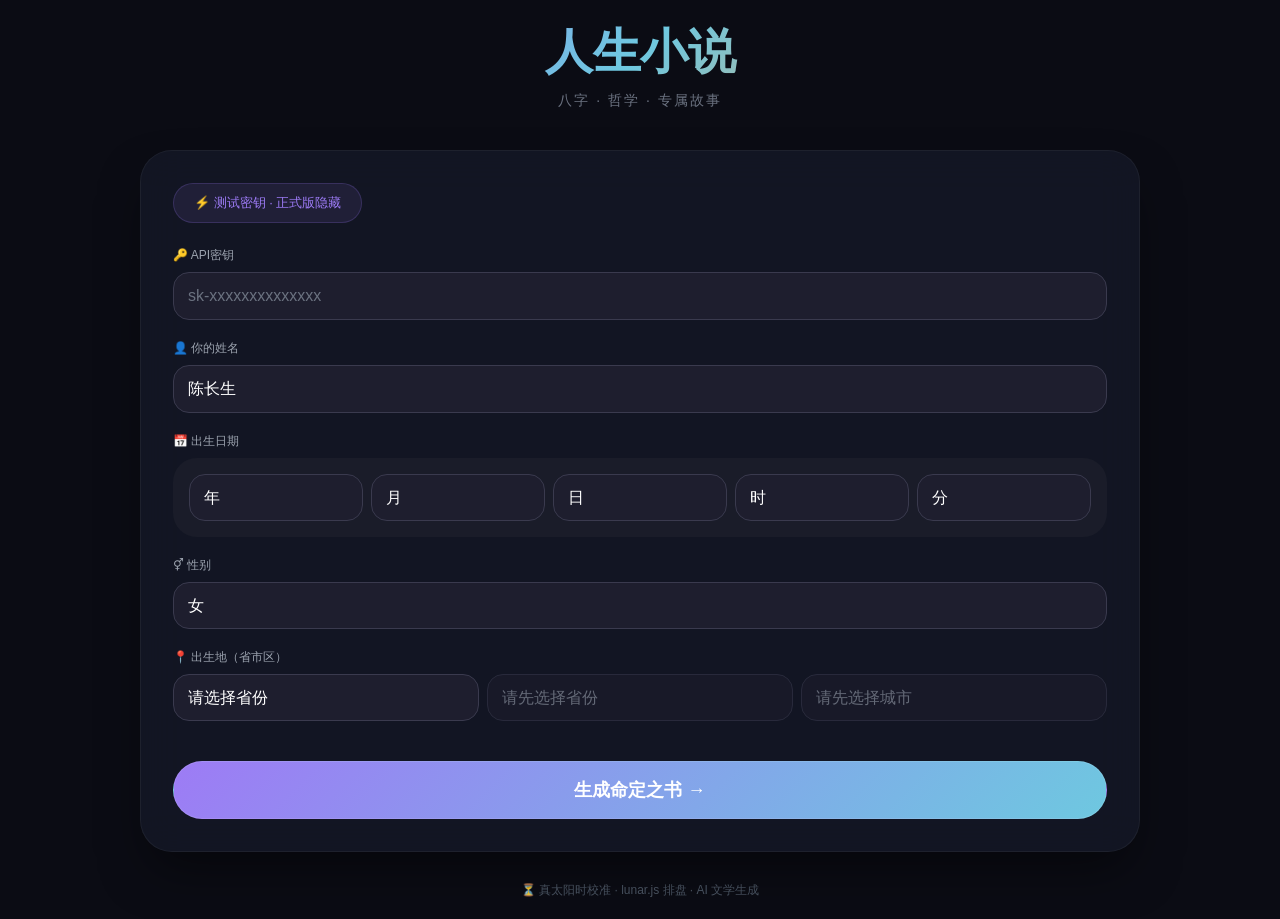
<file: 新建文件夹 (3)/index.html>
<!DOCTYPE html>
<html lang="zh">
<head>
    <meta charset="UTF-8">
    <meta name="viewport" content="width=device-width, initial-scale=1.0, maximum-scale=1.0, user-scalable=no">
    <title>命定之书 · 你的人生小说</title>
    <link rel="stylesheet" href="style.css">
    <style>
        body { 
            background: #0b0c14; 
            color: #e5e7eb; 
            font-family: 'Inter', sans-serif; 
            padding: 20px; 
        }
        .container { 
            max-width: 1000px; 
            margin: 0 auto; 
        }
        .header { 
            text-align: center; 
            margin-bottom: 40px; 
        }
        .header h1 { 
            font-size: 48px; 
            background: linear-gradient(135deg, #9d7bf5, #6ec8e0, #ff9f4b); 
            -webkit-background-clip: text; 
            -webkit-text-fill-color: transparent; 
        }
        .card { 
            background: rgba(20, 24, 39, 0.8); 
            border-radius: 32px; 
            padding: 32px; 
            border: 1px solid rgba(255,255,255,0.05); 
        }
        .input-item { 
            margin-bottom: 20px; 
        }
        .input-item label { 
            color: #9ca3af; 
            font-size: 12px; 
            text-transform: uppercase; 
            display: block; 
            margin-bottom: 8px; 
        }
        /* 修复下拉选框文字颜色问题 */
        .input-item select, 
        .input-item input {
            width: 100%; 
            background: #1e1e2e;  /* 更深的背景色 */
            border: 1px solid #3a3a4e; 
            border-radius: 16px; 
            padding: 14px; 
            color: #ffffff !important;  /* 强制白色文字 */
            font-size: 16px;
            appearance: none;  /* 移除默认样式 */
            -webkit-appearance: none;
        }
        .input-item select option {
            background: #1e1e2e;
            color: #ffffff;
            padding: 10px;
        }
        .datetime-grid { 
            display: grid; 
            grid-template-columns: repeat(5, 1fr); 
            gap: 8px; 
        }
        .address-grid { 
            display: grid; 
            grid-template-columns: repeat(3, 1fr); 
            gap: 8px; 
            margin-top: 8px; 
        }
        .generate-btn { 
            width: 100%; 
            background: linear-gradient(135deg, #9d7bf5, #6ec8e0); 
            border: none; 
            border-radius: 60px; 
            padding: 16px; 
            color: white; 
            font-size: 18px; 
            font-weight: 600; 
            cursor: pointer; 
            margin-top: 20px; 
            border: 1px solid rgba(255,255,255,0.1); 
        }
        .generate-btn:hover { 
            transform: translateY(-2px); 
            box-shadow: 0 10px 20px rgba(157,123,245,0.3); 
        }
        .footer { 
            margin-top: 30px; 
            text-align: center; 
            color: #4b5563; 
        }
        .api-note { 
            background: rgba(157,123,245,0.1); 
            border: 1px solid rgba(157,123,245,0.2); 
            border-radius: 60px; 
            padding: 10px 20px; 
            margin-bottom: 24px; 
            color: #9d7bf5; 
            font-size: 13px; 
            display: inline-block; 
        }
        /* 确保所有下拉框文字可见 */
        select {
            color: white !important;
            background-color: #1e1e2e !important;
        }
        select option {
            color: white !important;
            background-color: #1e1e2e !important;
        }
        /* 修复禁用状态的下拉框 */
        select:disabled {
            opacity: 0.6;
            color: #9ca3af !important;
        }
    </style>
</head>
<body>
    <div class="container">
        <div class="header">
            <h1>人生小说</h1>
            <p>八字 · 哲学 · 专属故事</p>
        </div>
        <div class="card">
            <div class="api-note">⚡ 测试密钥 · 正式版隐藏</div>
            
            <div class="input-item">
                <label>🔑 API密钥</label>
                <input type="text" id="apiKey" placeholder="sk-xxxxxxxxxxxxxx" value="">
            </div>
            
            <div class="input-item">
                <label>👤 你的姓名</label>
                <input type="text" id="userName" placeholder="主角名字" value="陈长生">
            </div>
            
            <div class="input-item">
                <label>📅 出生日期</label>
                <div class="datetime-grid">
                    <select id="year"><option value="">年</option></select>
                    <select id="month"><option value="">月</option></select>
                    <select id="day"><option value="">日</option></select>
                    <select id="hour"><option value="">时</option></select>
                    <select id="minute"><option value="">分</option></select>
                </div>
            </div>
            
            <div class="input-item">
                <label>⚥ 性别</label>
                <select id="gender">\
                    <option value="女">女</option>
                    <option value="男">男</option>
                </select>
            </div>
            
            <div class="input-item">
                <label>📍 出生地（省市区）</label>
                <div class="address-grid">
                    <select id="province"><option value="">请选择省份</option></select>
                    <select id="city" disabled><option value="">请先选择省份</option></select>
                    <select id="district" disabled><option value="">请先选择城市</option></select>
                </div>
            </div>
            
            <button class="generate-btn" id="generateBtn">生成命定之书 →</button>
        </div>
        <div class="footer">⏳ 真太阳时校准 · lunar.js 排盘 · AI 文学生成</div>
    </div>

    <script src="city-data.js"></script>
    <script src="lunar.js"></script>
    <script src="index.js"></script>
</body>
</html>
</file>
<file: 新建文件夹 (3)/style.css>
/* style.css - 全局样式文件 */

* {
    margin: 0;
    padding: 0;
    box-sizing: border-box;
    -webkit-tap-highlight-color: transparent;
}

body {
    background: #0b0c14;
    font-family: 'Inter', -apple-system, BlinkMacSystemFont, sans-serif;
    min-height: 100vh;
    display: flex;
    align-items: center;
    justify-content: center;
    padding: 16px;
}

.container {
    max-width: 1000px;
    width: 100%;
}

/* 头部样式 */
.header {
    margin-bottom: 30px;
    text-align: center;
}

.header h1 {
    font-size: 48px;
    font-weight: 700;
    background: linear-gradient(135deg, #9d7bf5, #6ec8e0, #ff9f4b);
    -webkit-background-clip: text;
    -webkit-text-fill-color: transparent;
    margin-bottom: 8px;
    letter-spacing: -0.5px;
}

.header p {
    color: #6b7280;
    font-size: 14px;
    letter-spacing: 2px;
    text-transform: uppercase;
}

/* 卡片样式 */
.card {
    background: rgba(20, 24, 39, 0.8);
    backdrop-filter: blur(20px);
    border-radius: 32px;
    padding: 32px 24px;
    border: 1px solid rgba(255, 255, 255, 0.05);
    box-shadow: 0 25px 50px -12px rgba(0, 0, 0, 0.5);
}

/* API提示 */
.api-note {
    background: rgba(157, 123, 245, 0.1);
    border: 1px solid rgba(157, 123, 245, 0.2);
    border-radius: 60px;
    padding: 10px 20px;
    margin-bottom: 24px;
    color: #9d7bf5;
    font-size: 13px;
    display: inline-block;
}

/* 选择器容器 */
.picker-container {
    margin-bottom: 24px;
}

.picker-label {
    color: #9ca3af;
    font-size: 12px;
    margin-bottom: 8px;
    text-transform: uppercase;
    letter-spacing: 1px;
}

/* iOS风格选择器 */
.ios-picker {
    background: rgba(255, 255, 255, 0.03);
    border: 1px solid rgba(255, 255, 255, 0.08);
    border-radius: 24px;
    padding: 16px;
    color: white;
    font-size: 16px;
    width: 100%;
    cursor: pointer;
    transition: all 0.2s;
    -webkit-appearance: none;
    appearance: none;
}

.ios-picker:focus {
    outline: none;
    border-color: #9d7bf5;
}

.ios-picker option {
    background: #1a1f35;
    color: white;
}

/* 日期时间网格 */
.datetime-grid {
    display: grid;
    grid-template-columns: repeat(5, 1fr);
    gap: 8px;
    background: rgba(255, 255, 255, 0.03);
    border-radius: 24px;
    padding: 16px;
}

.datetime-item {
    text-align: center;
}

.datetime-item select {
    width: 100%;
    background: rgba(0, 0, 0, 0.3);
    border: 1px solid rgba(255, 255, 255, 0.1);
    border-radius: 16px;
    padding: 14px 4px;
    color: white;
    font-size: 16px;
    text-align: center;
    -webkit-appearance: none;
    appearance: none;
}

.datetime-item select option {
    background: #1a1f35;
    color: white;
}

.datetime-item label {
    display: block;
    color: #6b7280;
    font-size: 11px;
    margin-top: 6px;
}

/* 地址网格 */
.address-grid {
    display: grid;
    grid-template-columns: 1fr 1fr 1fr;
    gap: 12px;
    margin-top: 16px;
}

.address-item select {
    width: 100%;
    background: rgba(255, 255, 255, 0.03);
    border: 1px solid rgba(255, 255, 255, 0.08);
    border-radius: 20px;
    padding: 16px 12px;
    color: white;
    font-size: 15px;
    -webkit-appearance: none;
    appearance: none;
    cursor: pointer;
}

.address-item select option {
    background: #1a1f35;
    color: white;
}

.address-item select:disabled {
    opacity: 0.5;
    cursor: not-allowed;
}

/* 生成按钮 */
.generate-btn {
    width: 100%;
    background: linear-gradient(135deg, #9d7bf5, #6ec8e0);
    border: none;
    border-radius: 60px;
    padding: 20px;
    color: white;
    font-size: 18px;
    font-weight: 600;
    cursor: pointer;
    transition: all 0.2s;
    margin-top: 28px;
    border: 1px solid rgba(255, 255, 255, 0.1);
}

.generate-btn:hover {
    transform: translateY(-2px);
    box-shadow: 0 20px 30px -10px rgba(157, 123, 245, 0.4);
}

/* 底部 */
.footer {
    margin-top: 24px;
    text-align: center;
    color: #4b5563;
    font-size: 12px;
}

/* 响应式布局 */
@media (max-width: 600px) {
    .datetime-grid {
        grid-template-columns: repeat(3, 1fr);
    }
    .datetime-item:nth-child(4), 
    .datetime-item:nth-child(5) {
        grid-column: span 1;
    }
    .address-grid {
        grid-template-columns: 1fr;
    }
    .header h1 {
        font-size: 36px;
    }
}

/* ========== result.html 专用样式 ========== */

/* 结果页顶部导航 */
.top-bar {
    display: flex;
    justify-content: space-between;
    align-items: center;
    margin-bottom: 30px;
    padding-bottom: 16px;
    border-bottom: 1px solid rgba(255, 255, 255, 0.06);
}

.logo {
    font-size: 22px;
    font-weight: 500;
    background: linear-gradient(135deg, #9d7bf5, #6ec8e0);
    -webkit-background-clip: text;
    -webkit-text-fill-color: transparent;
    letter-spacing: 1px;
}

.back-link {
    color: #9ca3af;
    text-decoration: none;
    font-size: 14px;
    padding: 6px 16px;
    border-radius: 40px;
    background: rgba(255, 255, 255, 0.03);
    border: 1px solid rgba(255, 255, 255, 0.06);
}

.back-link:hover {
    background: rgba(255, 255, 255, 0.08);
    color: white;
}

/* 八字元数据 */
.bazi-meta {
    display: flex;
    gap: 20px;
    flex-wrap: wrap;
    margin-bottom: 40px;
    padding: 14px 20px;
    background: rgba(255, 255, 255, 0.02);
    border-radius: 60px;
    border: 1px solid rgba(255, 255, 255, 0.03);
    color: #9ca3af;
    font-size: 13px;
}

.bazi-meta span {
    color: #d1d5db;
    font-weight: 500;
}

/* 标题区域 */
.title-section {
    margin-bottom: 50px;
}

.title-main {
    font-size: 80px;
    font-weight: 500;
    background: linear-gradient(135deg, #ffffff, #cbd5e1);
    -webkit-background-clip: text;
    -webkit-text-fill-color: transparent;
    line-height: 1.1;
    margin-bottom: 20px;
    letter-spacing: -1px;
    font-family: 'Times New Roman', serif;
}

.title-epigraph {
    font-size: 20px;
    color: #9ca3af;
    font-style: italic;
    border-left: 3px solid #9d7bf5;
    padding-left: 24px;
    max-width: 600px;
    font-family: 'Georgia', serif;
}

/* 两栏布局 */
.two-column {
    display: grid;
    grid-template-columns: 1fr 1.2fr;
    gap: 30px;
    margin-bottom: 50px;
}

.left-panel {
    background: rgba(255, 255, 255, 0.02);
    border-radius: 30px;
    padding: 30px;
    border: 1px solid rgba(255, 255, 255, 0.03);
}

.right-panel {
    background: rgba(255, 255, 255, 0.02);
    border-radius: 30px;
    padding: 30px;
    border: 1px solid rgba(255, 255, 255, 0.03);
}

/* 关键词 */
.keywords {
    display: flex;
    flex-wrap: wrap;
    gap: 10px;
    margin-bottom: 30px;
}

.keyword-tag {
    padding: 6px 16px;
    background: rgba(157, 123, 245, 0.1);
    border: 1px solid rgba(157, 123, 245, 0.2);
    border-radius: 40px;
    color: #9d7bf5;
    font-size: 13px;
}

.keywords-wall {
    display: flex;
    flex-wrap: wrap;
    gap: 12px;
    justify-content: center;
    margin: 30px 0 20px 0;
    padding: 10px 0;
}

.keyword-tag {
    padding: 8px 24px;
    background: linear-gradient(135deg, rgba(157, 123, 245, 0.15), rgba(110, 200, 224, 0.15));
    border: 1px solid rgba(157, 123, 245, 0.3);
    border-radius: 40px;
    color: #9d7bf5;
    font-size: 16px;
    font-weight: 500;
    backdrop-filter: blur(5px);
    box-shadow: 0 4px 12px rgba(0,0,0,0.1);
    white-space: nowrap; /* 确保每个词不换行 */
}

/* 小传 */
.sketch-title {
    color: #6b7280;
    text-transform: uppercase;
    font-size: 11px;
    letter-spacing: 2px;
    margin-bottom: 12px;
}

.sketch-content {
    font-size: 17px;
    line-height: 1.7;
    color: #e5e7eb;
    font-style: italic;
    margin-bottom: 20px;
    font-family: 'Georgia', serif;
}

/* 正文 */
.desc-content p {
    text-indent: 2em;
}

.desc-title {
    color: #6b7280;
    text-transform: uppercase;
    font-size: 11px;
    letter-spacing: 2px;
    margin-bottom: 16px;
}

.desc-content {
    font-size: 16px;
    line-height: 1.9;
    color: #f3f4f6;
    font-family: 'Georgia', serif;
}

.desc-content p {
    margin: 1.2em 0;
}

/* 书摘 */
.excerpt-block {
    margin: 40px 0 50px 0;
    padding: 40px;
    background: rgba(157, 123, 245, 0.05);
    border-radius: 40px;
    border: 1px solid rgba(157, 123, 245, 0.1);
    text-align: center;
    font-size: 22px;
    line-height: 1.6;
    font-style: italic;
    color: #f3f4f6;
    font-family: 'Georgia', serif;
}

/* 分析网格 */
.analysis-grid {
    display: grid;
    grid-template-columns: 1fr 1fr;
    gap: 30px;
    margin-bottom: 50px;
}

.note-card, .analysis-card {
    background: rgba(255, 255, 255, 0.02);
    border-radius: 24px;
    padding: 28px;
    border: 1px solid rgba(255, 255, 255, 0.03);
}

.card-label {
    color: #9d7bf5;
    font-size: 11px;
    text-transform: uppercase;
    letter-spacing: 2px;
    margin-bottom: 16px;
}

.note-content, .analysis-content {
    font-size: 15px;
    line-height: 1.8;
    color: #d1d5db;
    font-family: 'Georgia', serif;
}

/* 加载动画 */
.loading {
    display: flex;
    flex-direction: column;
    align-items: center;
    justify-content: center;
    min-height: 60vh;
    color: #9ca3af;
}

.spinner {
    width: 40px;
    height: 40px;
    border: 2px solid rgba(157, 123, 245, 0.1);
    border-top-color: #9d7bf5;
    border-radius: 50%;
    animation: spin 1s linear infinite;
    margin-bottom: 16px;
}

@keyframes spin {
    to { transform: rotate(360deg); }
}

/* 响应式调整 */
@media (max-width: 700px) {
    .two-column, .analysis-grid {
        grid-template-columns: 1fr;
    }
    .title-main {
        font-size: 50px;
    }
}

/* 在你的原有style.css末尾加上这些样式 */
.keywords-wall {
    display: flex;
    flex-wrap: wrap;
    gap: 12px;
    justify-content: center;
    margin: 30px 0 30px 0;
    padding: 10px 0;
}

.keyword-tag {
    padding: 8px 24px;
    background: linear-gradient(135deg, rgba(157, 123, 245, 0.15), rgba(110, 200, 224, 0.15));
    border: 1px solid rgba(157, 123, 245, 0.3);
    border-radius: 40px;
    color: #9d7bf5;
    font-size: 16px;
    font-weight: 500;
    backdrop-filter: blur(5px);
    box-shadow: 0 4px 12px rgba(0,0,0,0.1);
    white-space: nowrap;
}

.excerpt-block {
    margin: 30px 0 20px 0;
    padding: 30px;
    background: rgba(157, 123, 245, 0.05);
    border-radius: 30px;
    border: 1px solid rgba(157, 123, 245, 0.1);
    text-align: center;
    font-size: 20px;
    line-height: 1.6;
    font-style: italic;
    color: #f3f4f6;
    font-family: 'Georgia', serif;


}
/* 步骤指示器 */
.step-indicator {
    display: flex;
    justify-content: center;
    align-items: center;
    gap: 20px;
    margin: 30px 0;
}

.step {
    display: flex;
    align-items: center;
    gap: 8px;
    color: #6b7280;
}

.step.active {
    color: #9d7bf5;
}

.step.completed {
    color: #10b981;
}

.step-number {
    width: 30px;
    height: 30px;
    border-radius: 50%;
    background: rgba(255,255,255,0.1);
    display: flex;
    align-items: center;
    justify-content: center;
    font-weight: 600;
}

.step.active .step-number {
    background: #9d7bf5;
    color: white;
}

.step.completed .step-number {
    background: #10b981;
    color: white;
}

.step-arrow {
    color: #4b5563;
    font-size: 20px;
}

/* 八字显示区域 */
.bazi-display {
    background: rgba(157,123,245,0.1);
    border: 1px solid rgba(157,123,245,0.3);
    border-radius: 16px;
    padding: 20px;
    margin: 20px 0;
    line-height: 2;
    color: #e5e7eb;
}

.bazi-edit {
    width: 100%;
    background: rgba(255,255,255,0.03);
    border: 1px solid rgba(255,255,255,0.08);
    border-radius: 16px;
    padding: 14px;
    color: white;
    font-size: 18px;
    text-align: center;
    margin: 10px 0;
}

/* 按钮组 */
.btn-group {
    display: flex;
    gap: 16px;
    margin-top: 20px;
}

.btn-secondary {
    background: transparent;
    border: 1px solid rgba(255,255,255,0.1);
    color: white;
}

.btn-secondary:hover {
    background: rgba(255,255,255,0.05);
}

/* 其他原有样式保持不变 */

/* ==================== 两步确认流程样式 ==================== */
.step-indicator {
    display: flex;
    justify-content: center;
    align-items: center;
    gap: 20px;
    margin: 30px 0;
    flex-wrap: wrap;
}

.step {
    display: flex;
    align-items: center;
    gap: 8px;
    color: #6b7280;
}

.step.active {
    color: #9d7bf5;
}

.step.completed {
    color: #10b981;
}

.step-number {
    width: 30px;
    height: 30px;
    border-radius: 50%;
    background: rgba(255,255,255,0.1);
    display: flex;
    align-items: center;
    justify-content: center;
    font-weight: 600;
}

.step.active .step-number {
    background: #9d7bf5;
    color: white;
}

.step.completed .step-number {
    background: #10b981;
    color: white;
}

.step-arrow {
    color: #4b5563;
    font-size: 20px;
}

.bazi-display {
    background: rgba(157,123,245,0.1);
    border: 1px solid rgba(157,123,245,0.3);
    border-radius: 16px;
    padding: 20px;
    margin: 20px 0;
    line-height: 2;
    color: #e5e7eb;
    font-size: 18px;
}

.bazi-edit {
    width: 100%;
    background: rgba(255,255,255,0.03);
    border: 1px solid rgba(255,255,255,0.08);
    border-radius: 16px;
    padding: 14px;
    color: white;
    font-size: 18px;
    text-align: center;
    margin: 10px 0;
}

.btn-group {
    display: flex;
    gap: 16px;
    margin-top: 20px;
}

.btn-secondary {
    background: transparent;
    border: 1px solid rgba(255,255,255,0.1);
    color: white;
}

.btn-secondary:hover {
    background: rgba(255,255,255,0.05);
}

.section-title {
    color: #e5e7eb;
    font-size: 20px;
    margin-bottom: 20px;
    text-align: center;
}
/* 确保所有下拉框文字可见 */
select, select option {
    color: white !important;
    background-color: #1e1e2e !important;
}

select:disabled {
    opacity: 0.6;
    color: #9ca3af !important;
}

/* 输入框样式 */
input, select {
    background: #1e1e2e !important;
    border: 1px solid #3a3a4e;
    color: white !important;
}

input::placeholder {
    color: #6b7280;
}
</file>
